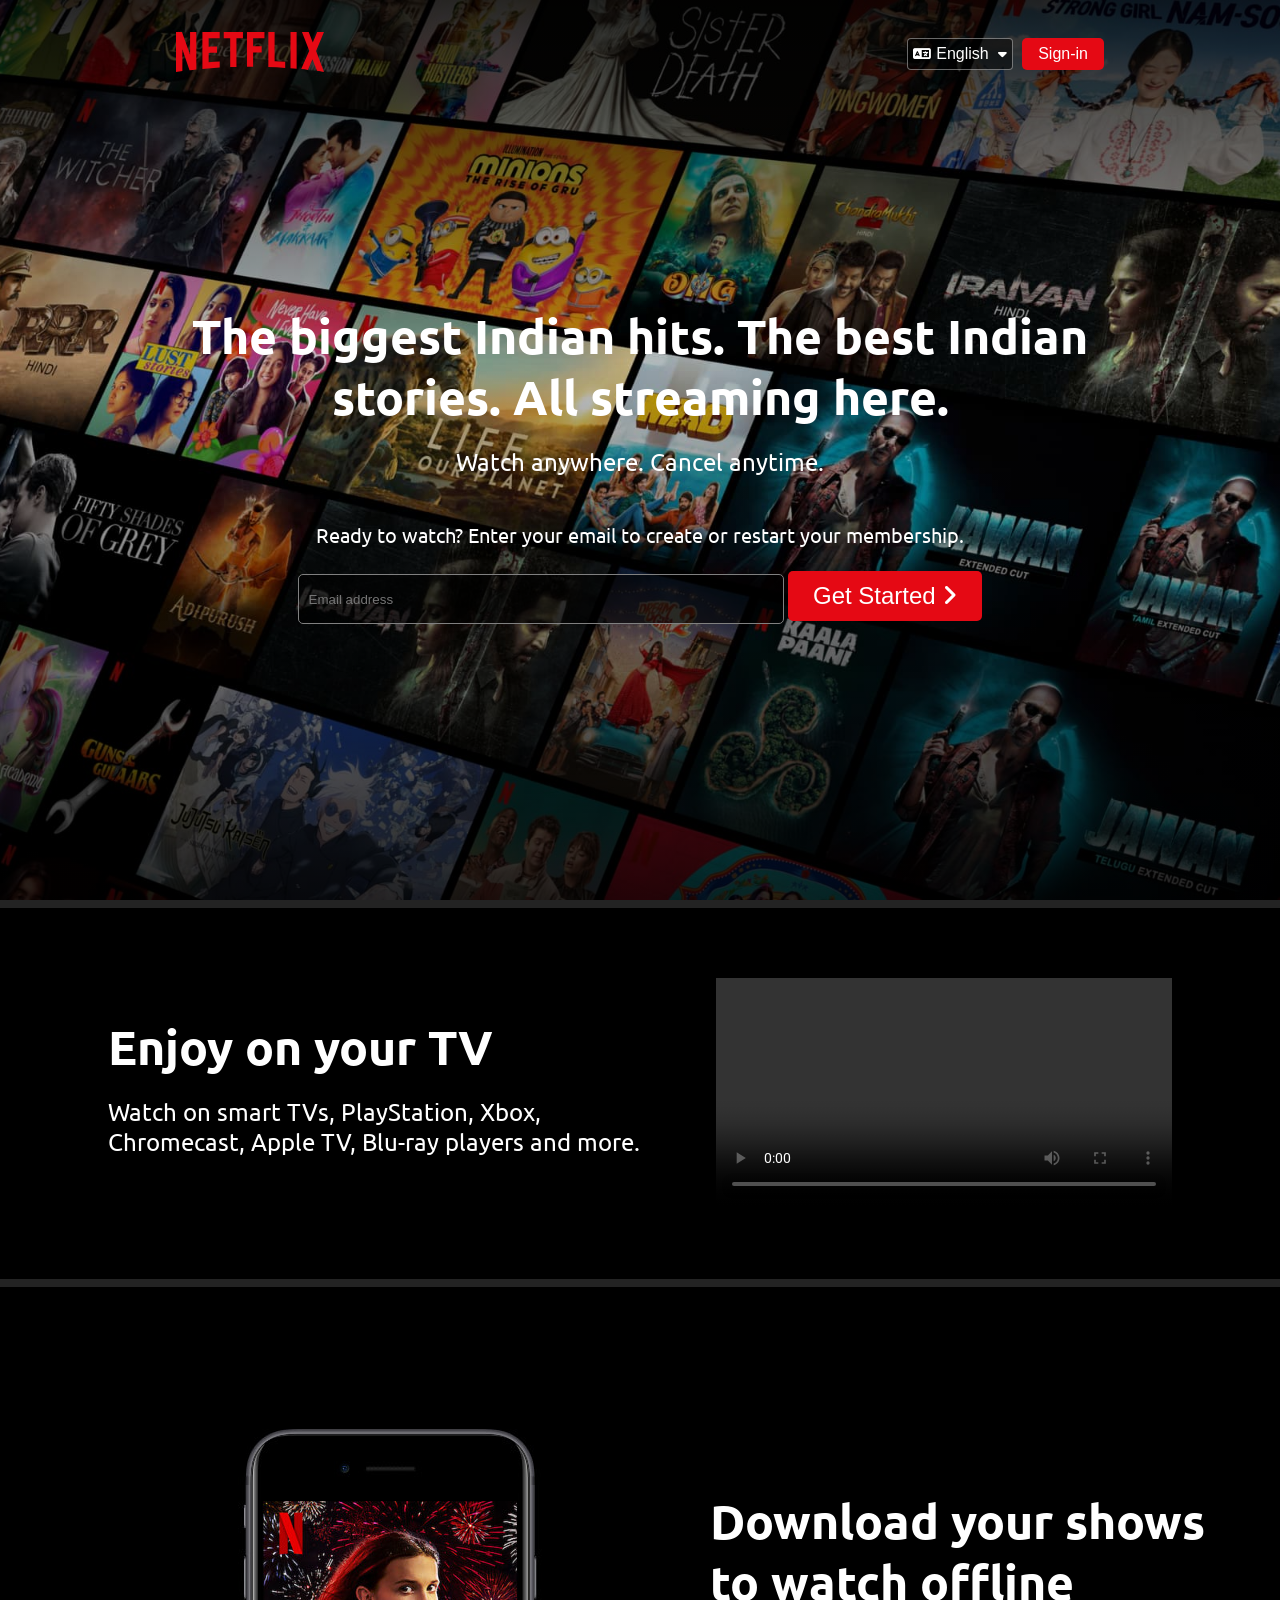
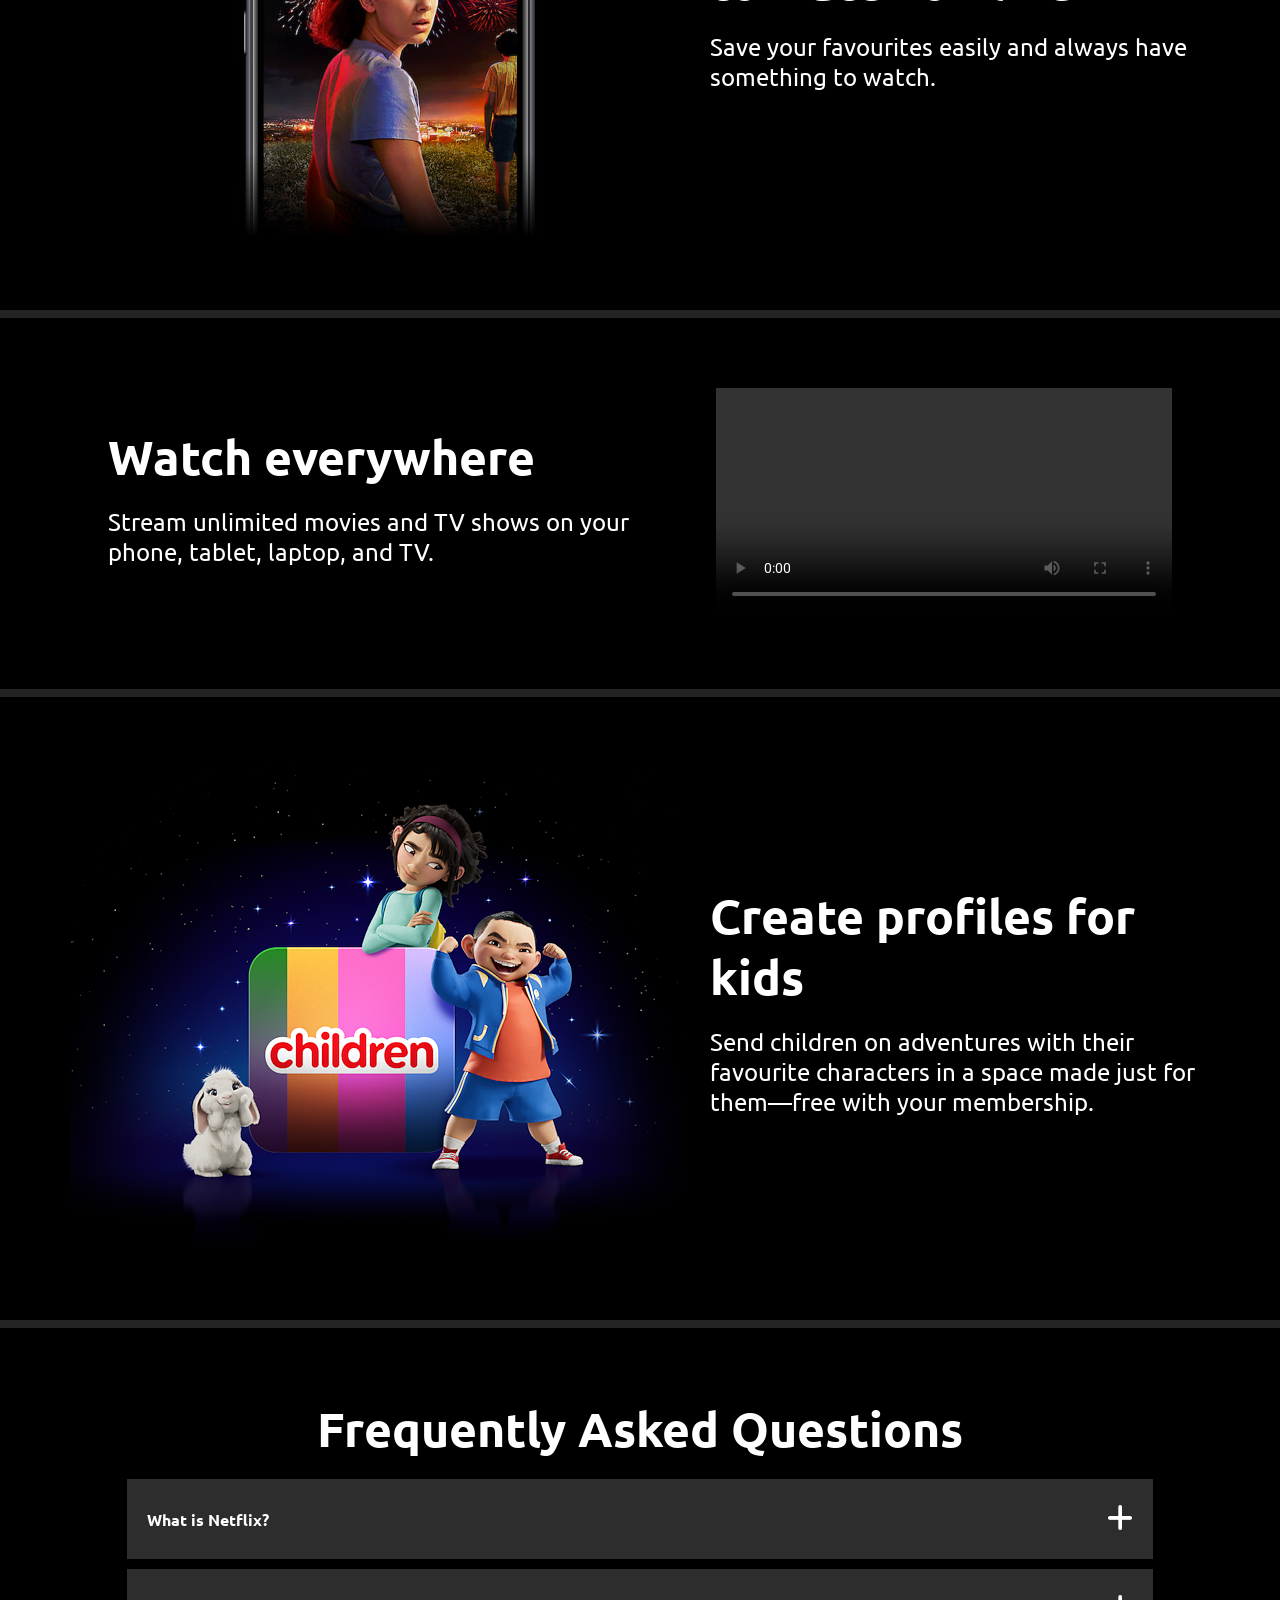
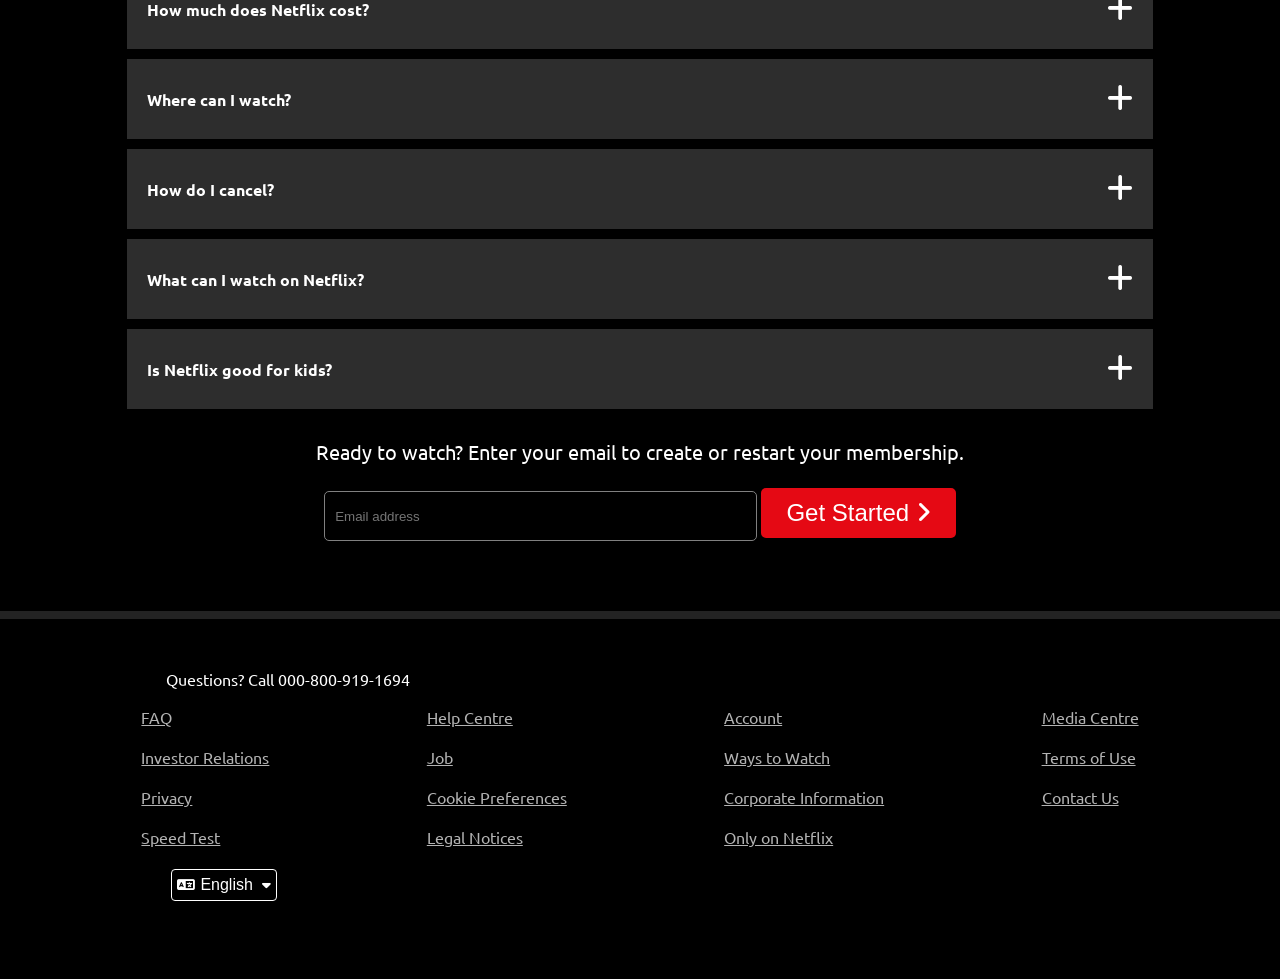
<file: index.html>
<!DOCTYPE html>
<html lang="en">
  <head>
    <meta charset="UTF-8" />
    <meta name="viewport" content="width=device-width, initial-scale=1.0" />
    <title>Netflix India – Watch TV Shows Online, Watch Movies Online</title>
    <link
      rel="shortcut icon"
      href="images/nficon2023.ico"
      type="image/x-icon"
    />
    <link
      rel="stylesheet"
      href="https://cdnjs.cloudflare.com/ajax/libs/font-awesome/6.4.2/css/all.min.css"
      integrity="sha512-z3gLpd7yknf1YoNbCzqRKc4qyor8gaKU1qmn+CShxbuBusANI9QpRohGBreCFkKxLhei6S9CQXFEbbKuqLg0DA=="
      crossorigin="anonymous"
      referrerpolicy="no-referrer"
    />
    <link rel="stylesheet" href="netflix.css" />
    <link rel="stylesheet" href="responsive.css" />
  </head>
  <body>
    <!-- header part  start -->
    <header>
      <nav>
        <div class="logo">
          <span><img src="images/logo.svg" alt="" srcset="" /> </span>
        </div>
        <div class="sign-in">
          <button class="blk-btn" style="">
            <i class="fa-solid fa-language"></i>English
            <i class="fa-solid fa-caret-down"></i>
          </button>

          <button class="sign">Sign-in</button>
        </div>
      </nav>
      <div class="container">
        <h1 class="mid">The biggest Indian hits. The best Indian stories. All streaming here.
        </h1>
        <p>Watch anywhere. Cancel anytime.</p>
        <h3 class="text">
          Ready to watch? Enter your email to create or restart your membership.
        </h3>
        <form action="">
          <input type="text" placeholder="Email address" />
          <button class="red-btn">
            Get Started <i class="fa-solid fa-angle-right"></i>
          </button>
        </form>
      </div>
    </header>
    <!-- header part  end -->

    <!--  first  row start  -->
    <section>
      <div class="row">
        <div class="col-1">
          <h2>Enjoy on your TV</h2>
          <p>
            Watch on smart TVs, PlayStation, Xbox, Chromecast, Apple TV, Blu-ray
            players and more.
          </p>
        </div>
        <div class="col-2">
          <video autoplay="" controls="" loop="" width="100%">
            <source src="images/video_tv.mp4" type="video/mp4" />
          </video>
        </div>
      </div>
    </section>

    <!--  first  row end  -->

    <!--  second  row start  -->

    <section>
      <div class="row-2">
        <div class="col-2">
          <img src="images/mobile-r3.jpg" alt="" srcset="" />
        </div>

        <div class="col-1">
          <h2>Download your shows to watch offline</h2>
          <p>Save your favourites easily and always have something to watch.</p>
        </div>
      </div>
    </section>
    <!--  second  row end  -->

    <!--  third  row start  -->

    <section>
      <div class="row">
        <div class="col-1">
          <h2>Watch everywhere</h2>
          <p>
            Stream unlimited movies and TV shows on your phone, tablet, laptop,
            and TV.
          </p>
        </div>
        <div class="col-2">
          <video autoplay="" controls="" loop="" width="100%">
            <source src="images/video_devices.mp4" type="video/mp4" />
          </video>
        </div>
      </div>
    </section>
    <!--  third  row end  -->

     <!-- forth row start -->

     <section>
      <div class="row-2">
        <div class="col-2">
          <img src="images/children.png" alt="" srcset="" />
        </div>

        <div class="col-1">
          <h2>Create profiles for kids</h2>
          <p>
            Send children on adventures with their favourite characters in a
            space made just for them—free with your membership.
          </p>
        </div>
      </div>
    </section>
     <!-- forth row end -->

     <!-- accordion start -->
     <section>
      <h1 style="text-align: center">Frequently Asked Questions</h1>
      <div class="accordion">
        <div class="accordion-title">
          <h4>What is Netflix?</h4>
          <div class="icon">
            <button class="show"><i class="fa-solid fa-plus"></i></button>
            <button class="hide"><i class="fa-solid fa-xmark"></i></button>
          </div>
        </div>
        <div class="anwser">
          Netflix is a streaming service that offers a wide variety of
          award-winning TV shows, movies, anime, documentaries and more – on
          thousands of internet-connected devices.
          <br /><br />
          You can watch as much as you want, whenever you want, without a single
          ad – all for one low monthly price. There's always something new to
          discover, and new TV shows and movies are added every week.
        </div>
      </div>
      <div class="accordion">
        <div class="accordion-title">
          <h4>How much does Netflix cost?</h4>
          <div class="icon">
            <button class="show"><i class="fa-solid fa-plus"></i></button>
            <button class="hide"><i class="fa-solid fa-xmark"></i></button>
          </div>
        </div>
        <div class="anwser">
          Watch Netflix on your smartphone, tablet, Smart TV, laptop, or
          streaming device, all for one fixed monthly fee. Plans range from ₹
          149 to ₹ 649 a month. No extra costs, no contracts. <br />
        </div>
      </div>
      <div class="accordion">
        <div class="accordion-title">
          <h4>Where can I watch?</h4>
          <div class="icon">
            <button class="show"><i class="fa-solid fa-plus"></i></button>
            <button class="hide"><i class="fa-solid fa-xmark"></i></button>
          </div>
        </div>
        <div class="anwser">
          Watch anywhere, anytime. Sign in with your Netflix account to watch
          instantly on the web at netflix.com from your personal computer or on
          any internet-connected device that offers the Netflix app, including
          smart TVs, smartphones, tablets, streaming media players and game
          consoles.
          <br />
          <br />
          You can also download your favourite shows with the iOS, Android, or
          Windows 10 app. Use downloads to watch while you're on the go and
          without an internet connection. Take Netflix with you anywhere.
        </div>
      </div>
      <div class="accordion">
        <div class="accordion-title">
          <h4>How do I cancel?</h4>
          <div class="icon">
            <button class="show"><i class="fa-solid fa-plus"></i></button>
            <button class="hide"><i class="fa-solid fa-xmark"></i></button>
          </div>
        </div>
        <div class="anwser">
          Netflix is flexible. There are no annoying contracts and no
          commitments. You can easily cancel your account online in two clicks.
          There are no cancellation fees – start or stop your account anytime.
          <br />
        </div>
      </div>
      <div class="accordion">
        <div class="accordion-title">
          <h4>What can I watch on Netflix?</h4>
          <div class="icon">
            <button class="show"><i class="fa-solid fa-plus"></i></button>
            <button class="hide"><i class="fa-solid fa-xmark"></i></button>
          </div>
        </div>
        <div class="anwser">
          Netflix has an extensive library of feature films, documentaries, TV
          shows, anime, award-winning Netflix originals, and more. Watch as much
          as you want, anytime you want.
          <br />
        </div>
      </div>
      <div class="accordion">
        <div class="accordion-title">
          <h4>Is Netflix good for kids?</h4>
          <div class="icon">
            <button class="show"><i class="fa-solid fa-plus"></i></button>
            <button class="hide"><i class="fa-solid fa-xmark"></i></button>
          </div>
        </div>
        <div class="anwser">
          The Netflix Kids experience is included in your membership to give
          parents control while kids enjoy family-friendly TV shows and films in
          their own space.
          <br /><br />
          Kids profiles come with PIN-protected parental controls that let you
          restrict the maturity rating of content kids can watch and block
          specific titles you don’t want kids to see.
        </div>
      </div>
      <form action="">
        <h3 class="text">
          Ready to watch? Enter your email to create or restart your membership.
        </h3>
        <input type="text" placeholder="Email address" />
        <button class="red-btn">
          Get Started <i class="fa-solid fa-angle-right"></i>
        </button>
      </form>
    </section>
     <!-- accordion end -->

    <footer>
      <div class="top-text">Questions? Call 000-800-919-1694</div>
      <div class="bottom-text">
        <div class="box">
          <ul>
            <li><a href="#FAQ">FAQ</a></li>
            <li><a href="#Investor Relations">Investor Relations</a></li>
            <li><a href="#Privacy">Privacy</a></li>
            <li><a href="#Speed Test">Speed Test</a></li>
          </ul>
        </div>

        <div class="box">
          <ul>
            <li><a href="#Help Centre">Help Centre</a></li>
            <li><a href="#Job">Job</a></li>
            <li><a href="#Cookie Preferences">Cookie Preferences</a></li>
            <li><a href="#Legal Notices">Legal Notices</a></li>
          </ul>
        </div>

        <div class="box">
          <ul>
            <li><a href="#Account">Account</a></li>
            <li><a href="#Ways to Watch">Ways to Watch</a></li>
            <li><a href="#Corporate Information">Corporate Information</a></li>
            <li><a href="#Only on Netflix">Only on Netflix</a></li>
          </ul>
        </div>

        <div class="box">
          <ul>
            <li><a href="#Media Centre">Media Centre</a></li>
            <li><a href="#Terms of Use">Terms of Use</a></li>
            <li><a href="#Contact Us">Contact Us</a></li>
          </ul>
        </div>
      </div>
      <div class="top-text">
        <button class="blk-btn" style="border: 1px solid white">
          <i class="fa-solid fa-language"></i>English
          <i class="fa-solid fa-caret-down"></i>
        </button>
      </div>
    </footer> 
    <script src="netflix.js"></script>
  </body>
</html>
</file>
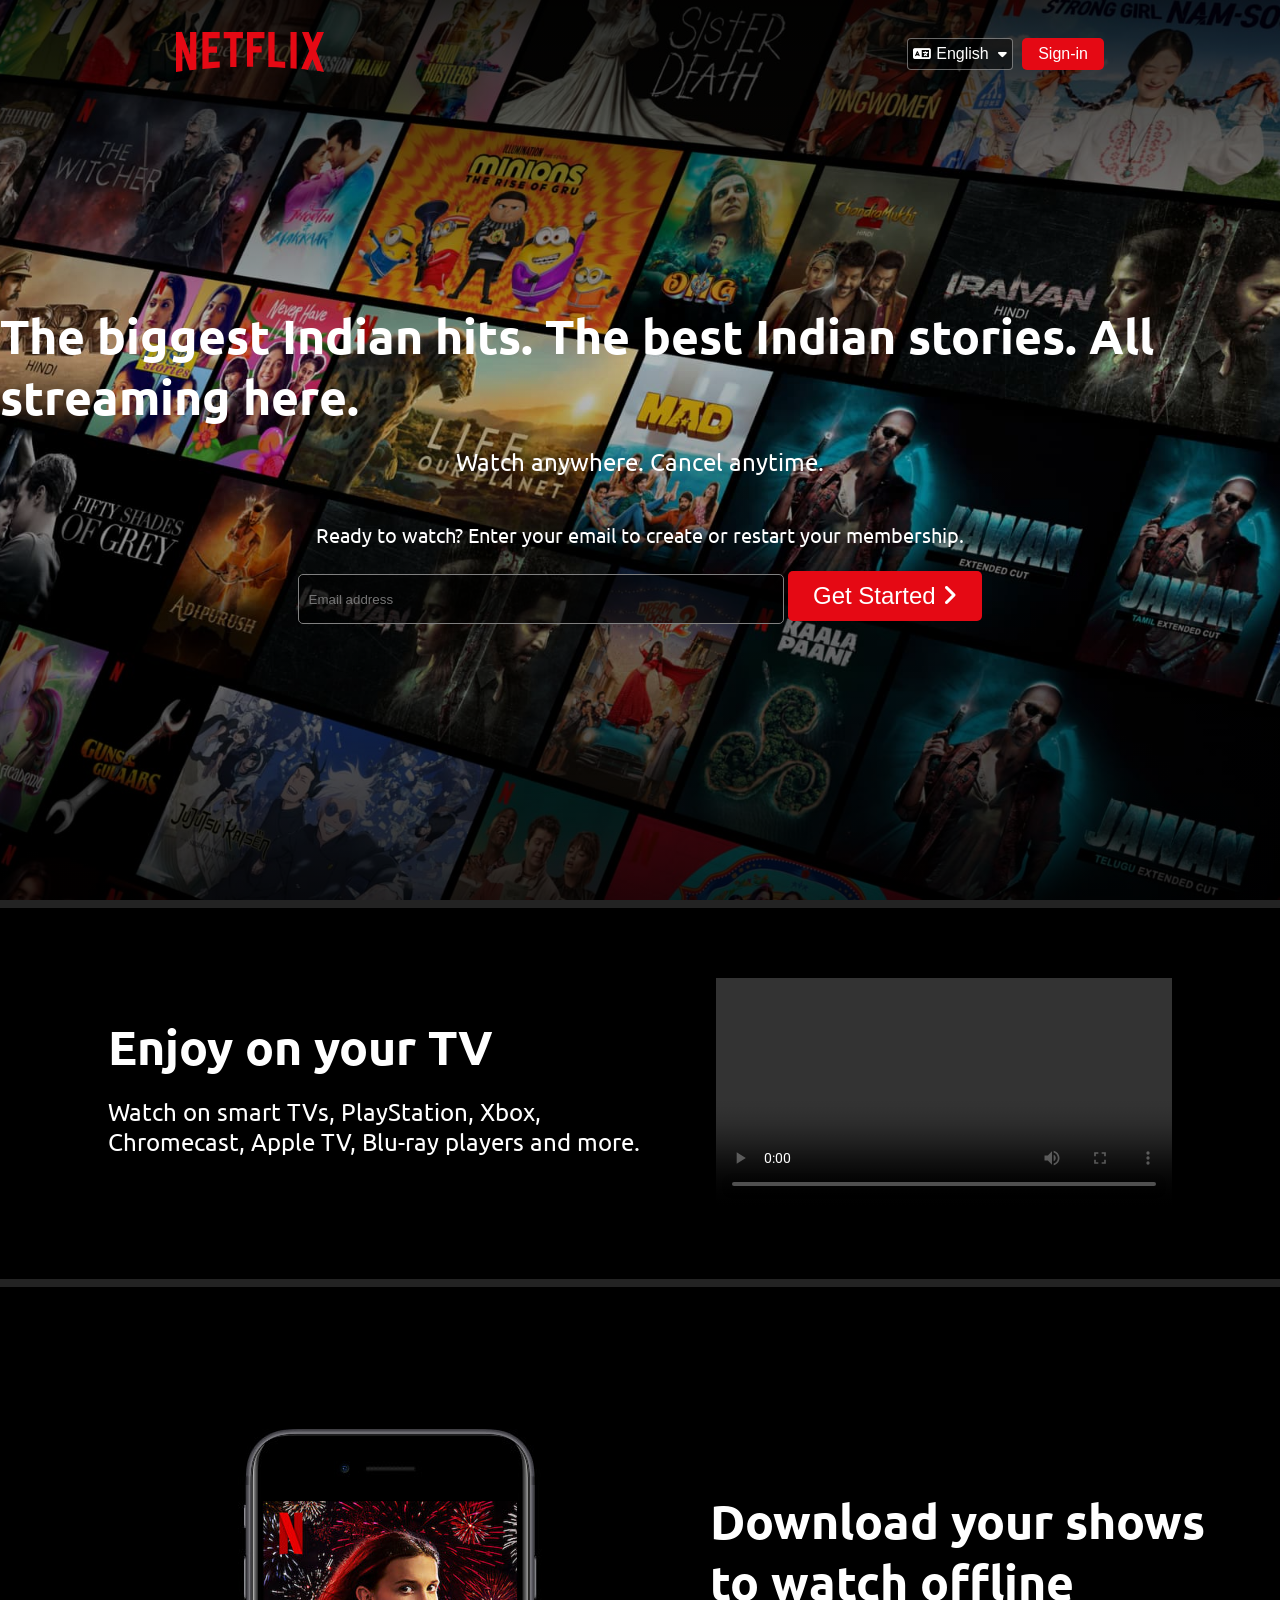
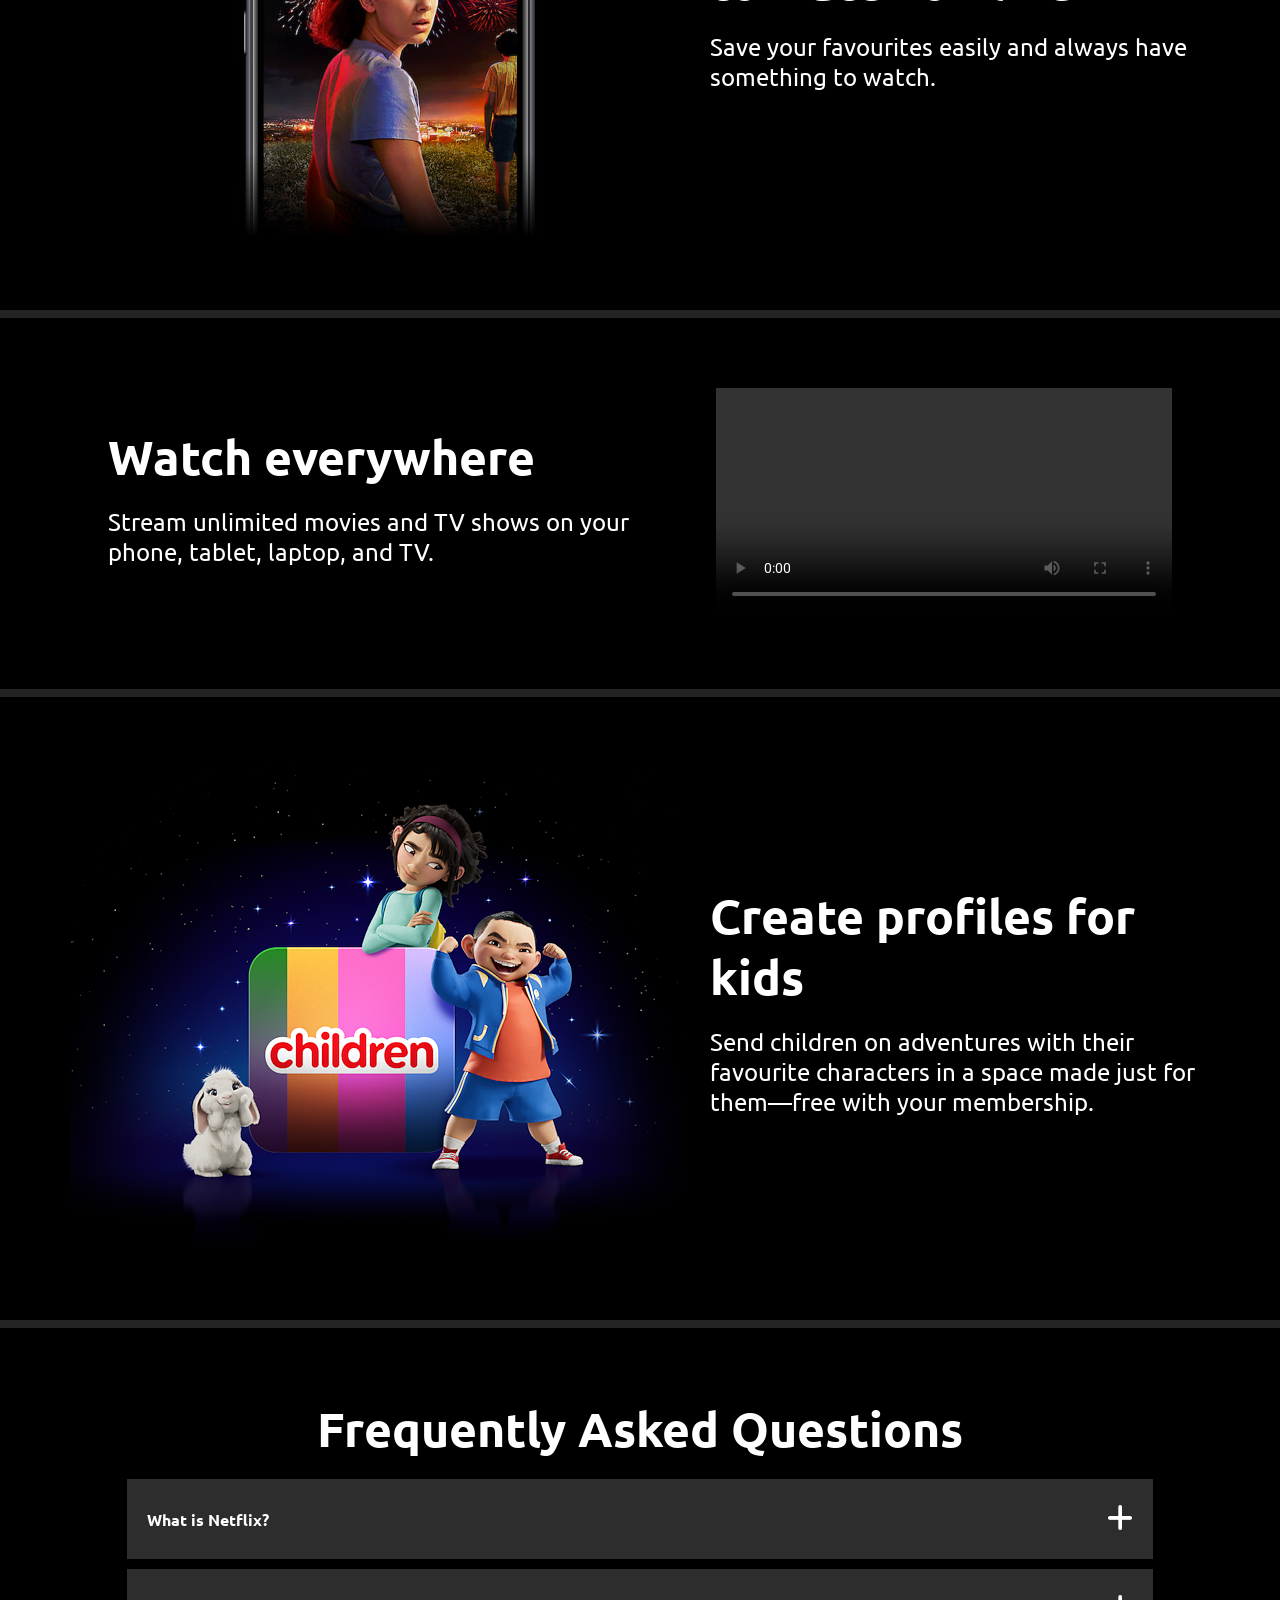
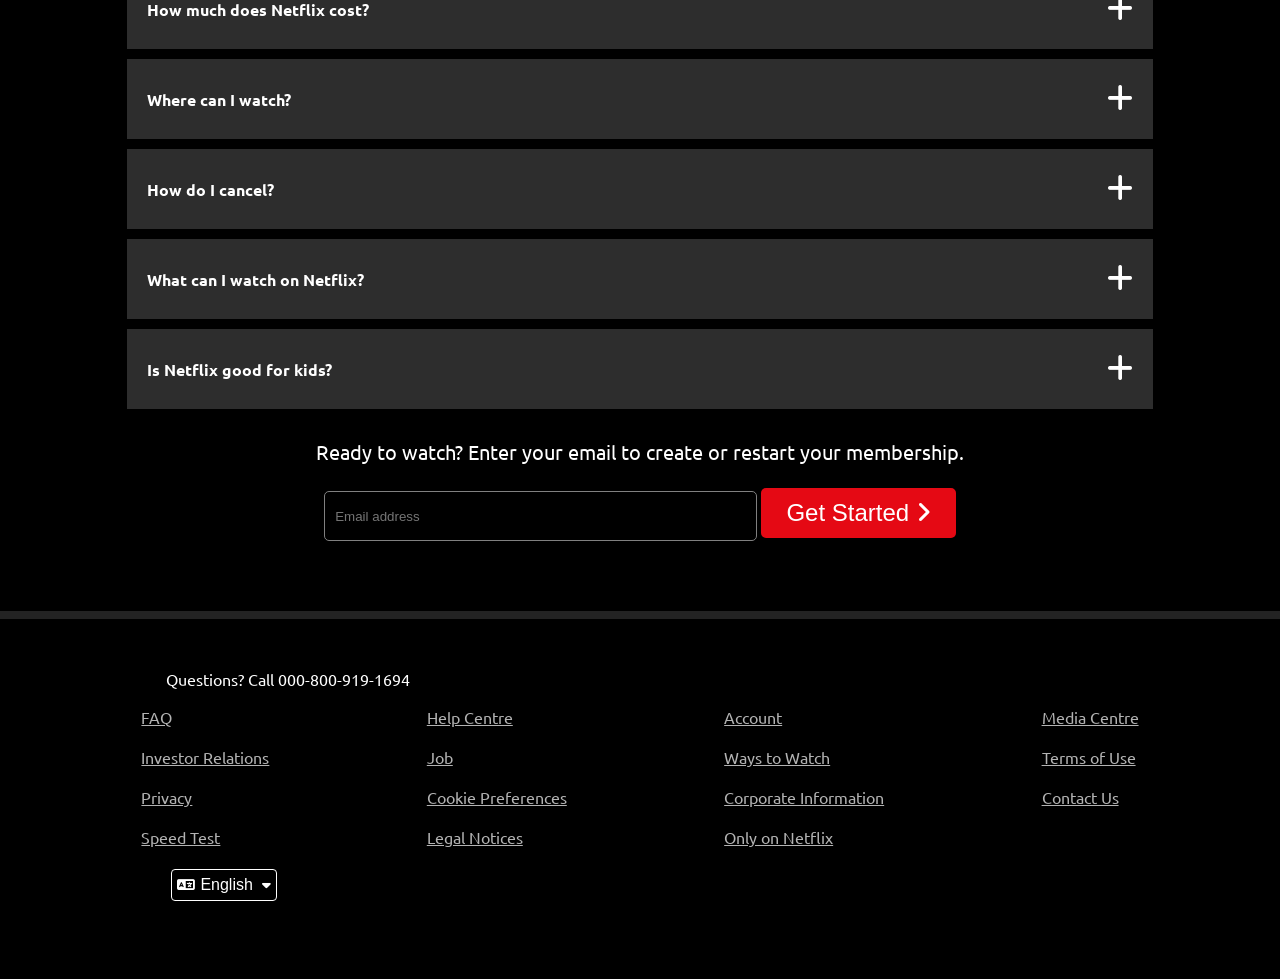
<file: netflix.html>
<!DOCTYPE html>
<html lang="en">
  <head>
    <meta charset="UTF-8" />
    <meta name="viewport" content="width=device-width, initial-scale=1.0" />
    <title>Netflix India – Watch TV Shows Online, Watch Movies Online</title>
    <link
      rel="shortcut icon"
      href="images/nficon2023.ico"
      type="image/x-icon"
    />
    <link
      rel="stylesheet"
      href="https://cdnjs.cloudflare.com/ajax/libs/font-awesome/6.4.2/css/all.min.css"
      integrity="sha512-z3gLpd7yknf1YoNbCzqRKc4qyor8gaKU1qmn+CShxbuBusANI9QpRohGBreCFkKxLhei6S9CQXFEbbKuqLg0DA=="
      crossorigin="anonymous"
      referrerpolicy="no-referrer"
    />
    <link rel="stylesheet" href="netflix.css" />
    <link rel="stylesheet" href="responsive.css" />
  </head>
  <body>
    <!-- header part  start -->
    <header>
      <nav>
        <div class="logo">
          <span><img src="images/logo.svg" alt="" srcset="" /> </span>
        </div>
        <div class="sign-in">
          <button class="blk-btn" style="">
            <i class="fa-solid fa-language"></i>English
            <i class="fa-solid fa-caret-down"></i>
          </button>

          <button class="sign">Sign-in</button>
        </div>
      </nav>
      <div class="container">
        <h1>The biggest Indian hits. The best Indian stories. All streaming here.
        </h1>
        <p>Watch anywhere. Cancel anytime.</p>
        <h3 class="text">
          Ready to watch? Enter your email to create or restart your membership.
        </h3>
        <form action="">
          <input type="text" placeholder="Email address" />
          <button class="red-btn">
            Get Started <i class="fa-solid fa-angle-right"></i>
          </button>
        </form>
      </div>
    </header>
    <!-- header part  end -->

    <!--  first  row start  -->
    <section>
      <div class="row">
        <div class="col-1">
          <h2>Enjoy on your TV</h2>
          <p>
            Watch on smart TVs, PlayStation, Xbox, Chromecast, Apple TV, Blu-ray
            players and more.
          </p>
        </div>
        <div class="col-2">
          <video autoplay="" controls="" loop="" width="100%">
            <source src="images/video_tv.mp4" type="video/mp4" />
          </video>
        </div>
      </div>
    </section>

    <!--  first  row end  -->

    <!--  second  row start  -->

    <section>
      <div class="row-2">
        <div class="col-2">
          <img src="images/mobile-r3.jpg" alt="" srcset="" />
        </div>

        <div class="col-1">
          <h2>Download your shows to watch offline</h2>
          <p>Save your favourites easily and always have something to watch.</p>
        </div>
      </div>
    </section>
    <!--  second  row end  -->

    <!--  third  row start  -->

    <section>
      <div class="row">
        <div class="col-1">
          <h2>Watch everywhere</h2>
          <p>
            Stream unlimited movies and TV shows on your phone, tablet, laptop,
            and TV.
          </p>
        </div>
        <div class="col-2">
          <video autoplay="" controls="" loop="" width="100%">
            <source src="images/video_devices.mp4" type="video/mp4" />
          </video>
        </div>
      </div>
    </section>
    <!--  third  row end  -->

     <!-- forth row start -->

     <section>
      <div class="row-2">
        <div class="col-2">
          <img src="images/children.png" alt="" srcset="" />
        </div>

        <div class="col-1">
          <h2>Create profiles for kids</h2>
          <p>
            Send children on adventures with their favourite characters in a
            space made just for them—free with your membership.
          </p>
        </div>
      </div>
    </section>
     <!-- forth row end -->

     <!-- accordion start -->
     <section>
      <h1 style="text-align: center">Frequently Asked Questions</h1>
      <div class="accordion">
        <div class="accordion-title">
          <h4>What is Netflix?</h4>
          <div class="icon">
            <button class="show"><i class="fa-solid fa-plus"></i></button>
            <button class="hide"><i class="fa-solid fa-xmark"></i></button>
          </div>
        </div>
        <div class="anwser">
          Netflix is a streaming service that offers a wide variety of
          award-winning TV shows, movies, anime, documentaries and more – on
          thousands of internet-connected devices.
          <br /><br />
          You can watch as much as you want, whenever you want, without a single
          ad – all for one low monthly price. There's always something new to
          discover, and new TV shows and movies are added every week.
        </div>
      </div>
      <div class="accordion">
        <div class="accordion-title">
          <h4>How much does Netflix cost?</h4>
          <div class="icon">
            <button class="show"><i class="fa-solid fa-plus"></i></button>
            <button class="hide"><i class="fa-solid fa-xmark"></i></button>
          </div>
        </div>
        <div class="anwser">
          Watch Netflix on your smartphone, tablet, Smart TV, laptop, or
          streaming device, all for one fixed monthly fee. Plans range from ₹
          149 to ₹ 649 a month. No extra costs, no contracts. <br />
        </div>
      </div>
      <div class="accordion">
        <div class="accordion-title">
          <h4>Where can I watch?</h4>
          <div class="icon">
            <button class="show"><i class="fa-solid fa-plus"></i></button>
            <button class="hide"><i class="fa-solid fa-xmark"></i></button>
          </div>
        </div>
        <div class="anwser">
          Watch anywhere, anytime. Sign in with your Netflix account to watch
          instantly on the web at netflix.com from your personal computer or on
          any internet-connected device that offers the Netflix app, including
          smart TVs, smartphones, tablets, streaming media players and game
          consoles.
          <br />
          <br />
          You can also download your favourite shows with the iOS, Android, or
          Windows 10 app. Use downloads to watch while you're on the go and
          without an internet connection. Take Netflix with you anywhere.
        </div>
      </div>
      <div class="accordion">
        <div class="accordion-title">
          <h4>How do I cancel?</h4>
          <div class="icon">
            <button class="show"><i class="fa-solid fa-plus"></i></button>
            <button class="hide"><i class="fa-solid fa-xmark"></i></button>
          </div>
        </div>
        <div class="anwser">
          Netflix is flexible. There are no annoying contracts and no
          commitments. You can easily cancel your account online in two clicks.
          There are no cancellation fees – start or stop your account anytime.
          <br />
        </div>
      </div>
      <div class="accordion">
        <div class="accordion-title">
          <h4>What can I watch on Netflix?</h4>
          <div class="icon">
            <button class="show"><i class="fa-solid fa-plus"></i></button>
            <button class="hide"><i class="fa-solid fa-xmark"></i></button>
          </div>
        </div>
        <div class="anwser">
          Netflix has an extensive library of feature films, documentaries, TV
          shows, anime, award-winning Netflix originals, and more. Watch as much
          as you want, anytime you want.
          <br />
        </div>
      </div>
      <div class="accordion">
        <div class="accordion-title">
          <h4>Is Netflix good for kids?</h4>
          <div class="icon">
            <button class="show"><i class="fa-solid fa-plus"></i></button>
            <button class="hide"><i class="fa-solid fa-xmark"></i></button>
          </div>
        </div>
        <div class="anwser">
          The Netflix Kids experience is included in your membership to give
          parents control while kids enjoy family-friendly TV shows and films in
          their own space.
          <br /><br />
          Kids profiles come with PIN-protected parental controls that let you
          restrict the maturity rating of content kids can watch and block
          specific titles you don’t want kids to see.
        </div>
      </div>
      <form action="">
        <h3 class="text">
          Ready to watch? Enter your email to create or restart your membership.
        </h3>
        <input type="text" placeholder="Email address" />
        <button class="red-btn">
          Get Started <i class="fa-solid fa-angle-right"></i>
        </button>
      </form>
    </section>
     <!-- accordion end -->

    <footer>
      <div class="top-text">Questions? Call 000-800-919-1694</div>
      <div class="bottom-text">
        <div class="box">
          <ul>
            <li><a href="#FAQ">FAQ</a></li>
            <li><a href="#Investor Relations">Investor Relations</a></li>
            <li><a href="#Privacy">Privacy</a></li>
            <li><a href="#Speed Test">Speed Test</a></li>
          </ul>
        </div>

        <div class="box">
          <ul>
            <li><a href="#Help Centre">Help Centre</a></li>
            <li><a href="#Job">Job</a></li>
            <li><a href="#Cookie Preferences">Cookie Preferences</a></li>
            <li><a href="#Legal Notices">Legal Notices</a></li>
          </ul>
        </div>

        <div class="box">
          <ul>
            <li><a href="#Account">Account</a></li>
            <li><a href="#Ways to Watch">Ways to Watch</a></li>
            <li><a href="#Corporate Information">Corporate Information</a></li>
            <li><a href="#Only on Netflix">Only on Netflix</a></li>
          </ul>
        </div>

        <div class="box">
          <ul>
            <li><a href="#Media Centre">Media Centre</a></li>
            <li><a href="#Terms of Use">Terms of Use</a></li>
            <li><a href="#Contact Us">Contact Us</a></li>
          </ul>
        </div>
      </div>
      <div class="top-text">
        <button class="blk-btn" style="border: 1px solid white">
          <i class="fa-solid fa-language"></i>English
          <i class="fa-solid fa-caret-down"></i>
        </button>
      </div>
    </footer> 
    <script src="netflix.js"></script>
  </body>
</html>
</file>
<file: netflix.css>
@import url("https://fonts.googleapis.com/css2?family=Open+Sans:wght@400;500;600;700;800;900&family=Roboto&family=Ubuntu:wght@400;500;700&display=swap");

* {
  margin: 0;
  padding: 0;
  list-style: none;
  box-sizing: border-box;
  color: var(--white-color);
}
body {
  font-family: "Open Sans", sans-serif;
  font-family: "Roboto", sans-serif;
  font-family: "Ubuntu", sans-serif;
  
  width: 100%;
}
:root {
  --white-color: #ffff;
  --btn-color: #e50914;
}

h1,
h2 {
  font-size: 3rem;
  font-weight: 900;
  color: var(--white-color);
  margin-bottom: 20px;
}
h3 {
  font-size: 1.25rem;
  margin-bottom: 1rem;
  margin-top: 30px;
  font-weight: 400;
}

p {
  font-size: 1.5rem;
  font-weight: 400;
  margin-bottom: 15px;
}
/* -----------------------------
         start css of header
 ----------------------------*/

header {
  background-image: linear-gradient(
      to top,
      rgba(0, 0, 0, 0.8) 0,
      rgba(0, 0, 0, 0) 60%,
      rgba(0, 0, 0, 0.8) 100%
    ),
    url("images/bg_image.jpg");
  background-repeat: no-repeat;
  background-position: center;
  background-size:cover;
  height: 100vh;
  width: 100vw;
  position: relative;

}

nav {
  display: flex;
  justify-content: space-between;
  align-items: center;
  margin: auto;
  max-width: 80vw;
  padding: 1rem 3rem;
}

.logo img {
  width: 9.25rem;
  height: 4.5rem;
}
.blk-btn {
  background-color: #00000083;
  font-size: 1rem;
  height: 2rem;
  border-radius: 4px;
  border: 1px solid rgba(255, 255, 255, 0.406);
  margin-left: 5px;
  color: white;
}
.blk-btn i {
  margin: 5px;
  font-size: 14px;
}
.sign {
  background-color: var(--btn-color);
  height: 2rem;
  padding: 0rem 1rem;
  color: var(--white-color);
  font-size: 1rem;
  font-weight: 500;
  border-radius: 5px;
  border: none;
  margin-left: 5px;
}
.sign:hover {
  background-color: #c11119;
}
.red-btn:hover {
  background-color: #c11119;
}
.container {
  display: flex;
  justify-content: center;
  flex-direction: column;
  align-items: center;
   position: relative;
   top: 22%;
  margin: auto;
}
form {
  width: 100%;
  text-align: center;
}
input {
  margin: 10px 0 0 0;
  padding: 10px;
  height: 50px;
  width: 38%;
  background-color: #000000a0;
  border: 1px solid grey;
  border-radius: 5px;
}

.red-btn {
  background-color: var(--btn-color);
  padding: 5px 25px;
  height: 50px;
  font-size: 1.5rem;
  font-weight: 500;
  border-radius: 5px;
  border: none;
}
.mid{
  text-align: center;
  width: 80%;
}
/* -----------------------------
      end css of header
 ----------------------------*/

section {
  padding: 70px;
  background-color: black;
  border-top: 8px solid #232323;
}
.row ,
.row-2{
  display: flex;
  justify-content: space-evenly;
  align-items: center;
}
.col-1 {
  flex-basis: 50%;
}
.col-2 {
  flex-basis: 40%;
}
/* -----------------------------
         css of accordion
 ----------------------------*/
.accordion {
  width: 90%;
  margin: auto;
  margin-bottom: 10px;
}
.accordion-title {
  display: flex;
  justify-content: space-between;
  align-items: center;
  padding: 1.25rem;
  height:5rem;
  color: white;
  background-color: rgb(45, 45, 45);
  font-size: 1rem;
  font-weight: 300;
}
.accordion-title:hover {
  transition-timing-function: cubic-bezier(0.5, 0, 0.1, 1);
  background-color: rgb(65, 65, 65);
}
.accordion button {
  background-color: transparent;
  border: none;
  font-size: 30px;
}
.hide {
  display: none;
}
.anwser {
  color: white;
  font-size: 1.125rem;
  line-height: 30px;
  padding: 20px;
  border-top: 1px solid black;
  margin-bottom: 10px;
  background-color: rgb(45, 45, 45);
  display: none;
}
.active .anwser {
  display: block;
}

/* start css for footer */
footer {
  background-color: black;
  font-size: 1rem;
  color: rgba(255, 255, 255, 0.7);
  border-top: 8px solid #232323;
  padding: 3.125rem 0  4.375rem 0;
  text-align: start;
  width: 100vw;
}
.top-text {
  left: 13%;
  position: relative;
  margin-bottom: 8px;
}
.box{
  padding: 0 2rem;
}
.bottom-text {
  display: flex;
  justify-content: space-evenly;
  align-items: start;
  margin-bottom: 12px;
  padding: 0 1rem;
}
.bottom-text ul li {
  list-style: none;
}

.bottom-text ul li a {
  line-height: 2.5rem;
  color: rgba(255, 255, 255, 0.7);
}
.bottom-text ul li a:hover {
  text-decoration: none;
}
</file>
<file: responsive.css>
@media only screen and (max-width: 1024px) {
  header {
    height: 100vh;
  }
  nav {
    max-width: 100vw;
    padding: 1rem 1rem;
  }
  .logo img {
    width: 7rem;
    height: 2rem;
  }

  h1 {
    font-size: 2rem;
  }

  h3 {
    font-size: 1.125rem;
  }
  .accordion {
    width: 100%;
    margin: auto;
    margin-bottom: 10px;
  }

  .bottom-text {
    display: flex;
    justify-content: space-between;
    align-items: start;
    margin-bottom: 12px;
  }
}
@media only screen and (max-width: 960px) {
  header {
    height: 80vh;
  }
  .logo img {
    width: 5rem;
    height: 1rem;
  }

  section {
    padding: 3.5rem 1rem;
    background-color: black;
    border-top: 8px solid #232323;
  }
  .row {
    text-align: center;
    flex-wrap: wrap;
  }

  .col-1 {
    flex-basis: 90%;
  }
  .col-2 {
    flex-basis: 90%;
  }
  h2 {
    font-size: 2rem;
  }
  p {
    font-size: 1rem;
  }

  .col-2 img {
    width: 90%;
  }
  .col-2 video {
    width: 90%;
  }

  .row-2 {
    flex-direction: column-reverse;
    text-align: center;
  }

  .accordion-title {
    font-size: 1.125rem;
    font-weight: 400;
  }
  .bottom-text {
    display: flex;
    justify-content: space-between;
    align-items: start;
    flex-wrap: wrap;
    margin-bottom: 12px;
  }
}
@media only screen and (max-width: 600px) {
  /*  header start */

  header {
    height: 80vh;
  }

  .container {
    flex-wrap: wrap;
    align-items: center;
    text-align: center;
    position: relative;
    top: 10%;
    margin: auto;
    padding: 0rem 1rem;
  }
  .container h3 {
    font-size: 1.125rem;
    font-weight: 400;
    line-height: 1.5;
    margin-top: 0%;
    margin-bottom: 0.5rem;
  }
  .container p {
    margin: 1rem 0 1rem;
    font-size: 1.2rem;
    font-weight: 400;
  }
  input {
    width: 80%;
    margin-bottom: 1rem;
    background-color: #00000073;
    border: 1px solid grey;
  }
  .col-2 video {
    width: 100%;
  }
  .red-btn{
    height: 40px;
    font-size: 1rem;
  }
}
@media only screen and (max-width: 400px) {
  /*   header  mobile view  */

  .container h3 {
    font-size: 1rem;
    font-weight: 400;
    margin-bottom: 0.5rem;
  }
}
</file>
